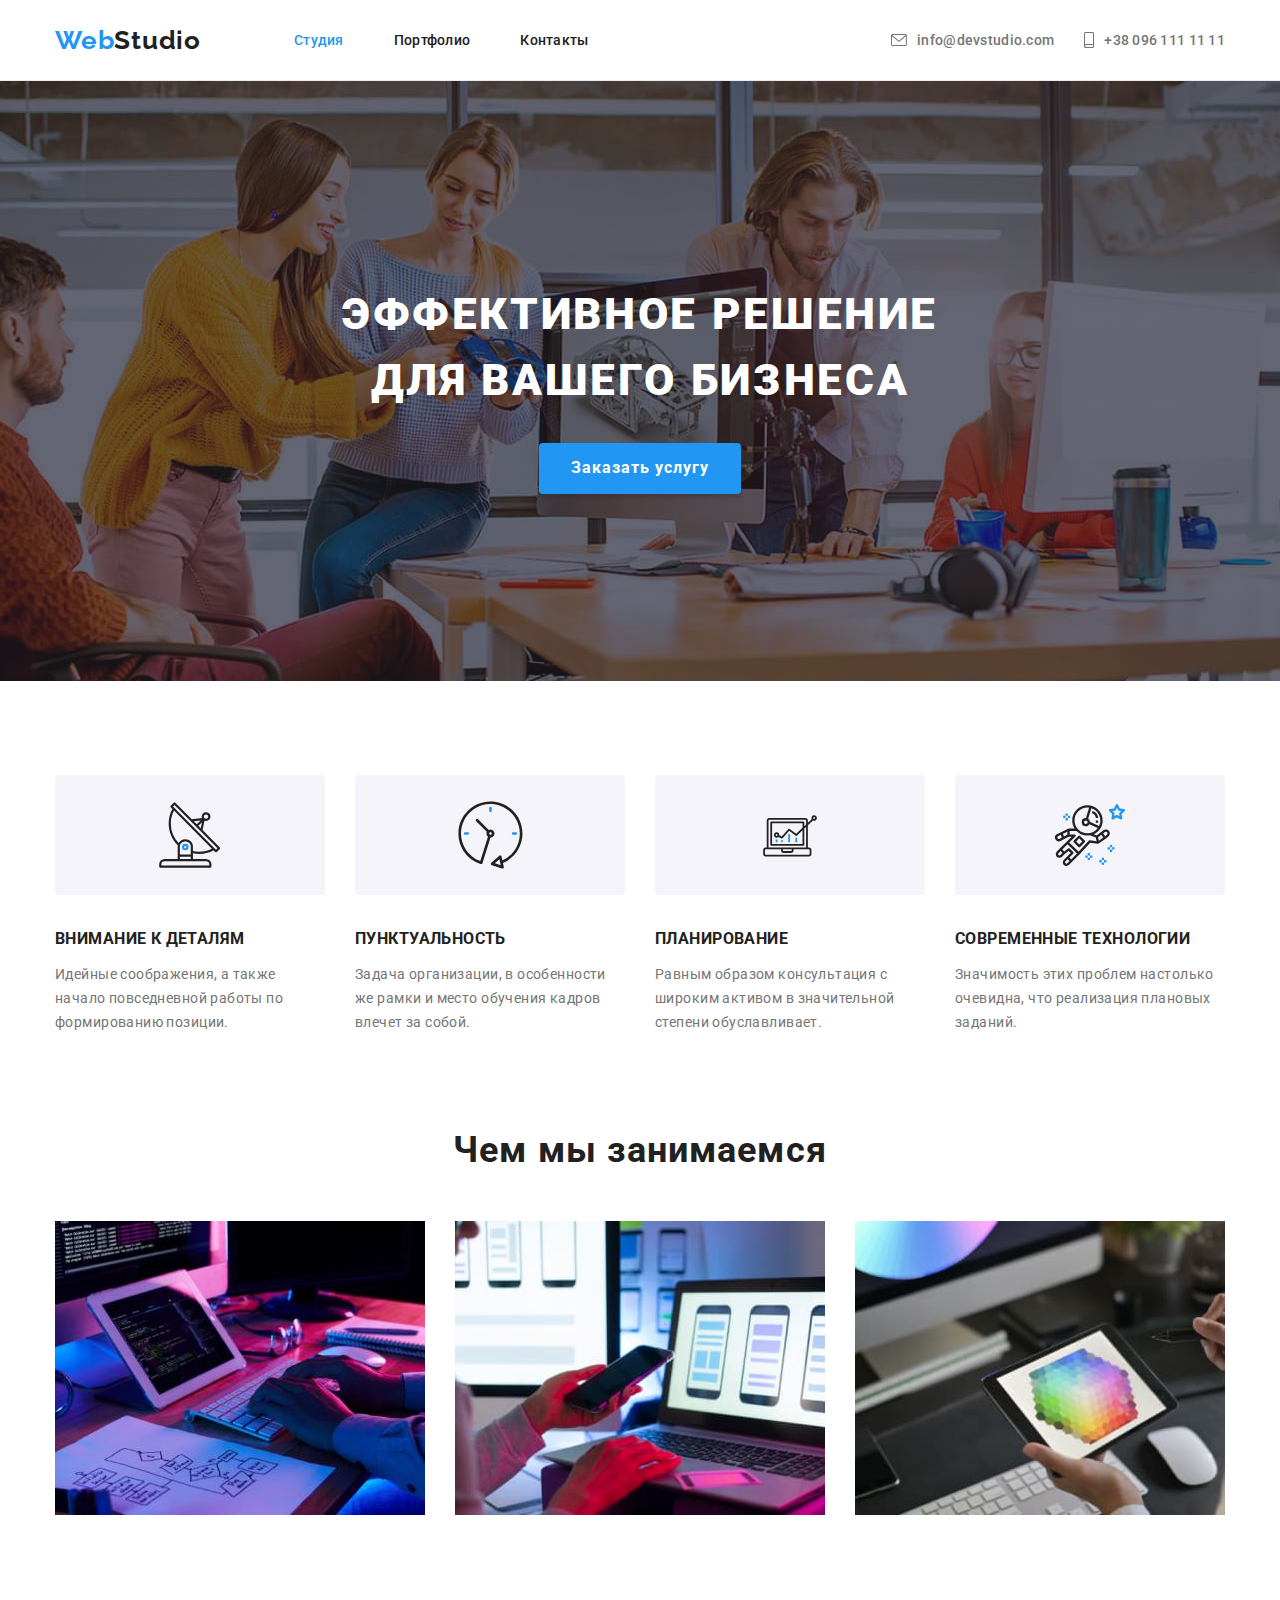
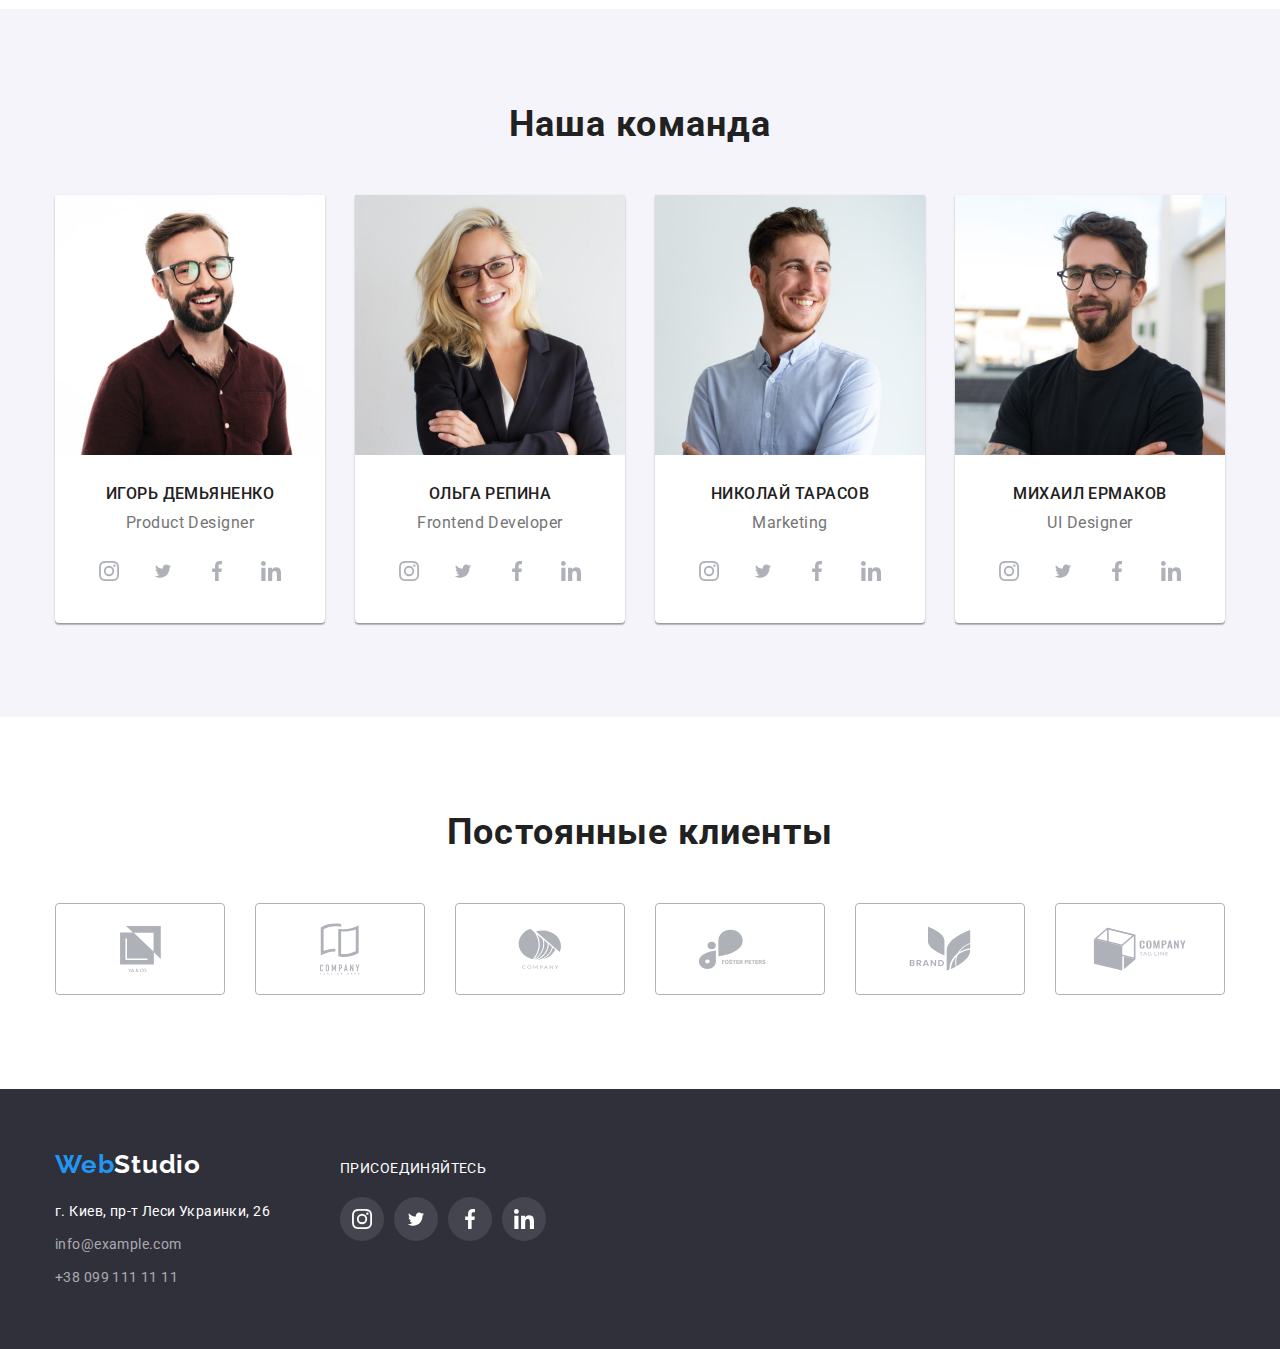
<file: index.html>
<!DOCTYPE html>
<html lang="ru">
  <head>
    <meta charset="UTF-8" />
    <meta http-equiv="X-UA-Compatible" content="IE=edge" />
    <meta name="viewport" content="width=device-width, initial-scale=1.0" />
    <title>WebStudio</title>
    <link
      href="https://fonts.googleapis.com/css2?family=Raleway:wght@700&family=Roboto:wght@400;500;700;900&display=swap"
      rel="stylesheet"
    />
    <link
      rel="stylesheet"
      href="https://cdnjs.cloudflare.com/ajax/libs/modern-normalize/0.6.0/modern-normalize.min.css"
    />
    <link rel="stylesheet" href="./css/styles.css" />
  </head>

  <body>
    <!--Шапка сайту-->
    <header class="header">
      <div class="container topline">
        <nav class="nav-topline">
          <!--Символ-->
          <a href="" class="logo link" lang="en"
            ><span class="logo-accent">Web</span>Studio</a
          >
          <ul class="site-nav list">
            <li class="item">
              <a href="index.html" class="link current">Студия</a>
            </li>
            <li class="item">
              <a href="portfolio.html" class="link">Портфолио</a>
            </li>
            <li class="item"><a href="" class="link">Контакты</a></li>
          </ul>
        </nav>
        <ul class="contact list">
          <li class="item">
            <a
              class="link contact-link"
              href="mailto:info@devstudio.com"
              target="_blank"
              rel="noopener nofollow noreferrer"
              aria-label="електронная почта"
            >
              <svg class="icon post">
                <use href="./images/symbol-defs.svg#icon-email"></use>
              </svg>
              info@devstudio.com
            </a>
          </li>
          <li class="item">
            <a
              class="link contact-link"
              href="tel:+380961111111"
              target="_blank"
              rel="noopener nofollow noreferrer"
              aria-label="номер телефона"
            >
              <svg class="icon tell">
                <use href="./images/symbol-defs.svg#icon-phone"></use></svg
              >+38 096 111 11 11
            </a>
          </li>
        </ul>
      </div>
    </header>
    <!--Головна частина сайту-->
    <main>
      <!--Голова-->
      <div class="hero">
        <div class="container">
          <h1 class="hero-title">ЭФФЕКТИВНОЕ РЕШЕНИЕ ДЛЯ ВАШЕГО БИЗНЕСА</h1>
          <!--Кнопка-->
          <button type="button" class="button">Заказать услугу</button>
        </div>
      </div>
      <!--Особливості-->
      <section class="section impotent">
        <div class="container">
          <h2 class="section-title visually-hidden">Наши особенности</h2>
          <ul class="list skill">
            <li class="item">
              <div class="icon-impotent">
                <svg class="antenna" width="65.32" height="70">
                  <use href="./images/symbol-defs.svg#icon-antenna"></use>
                </svg>
              </div>
              <h3 class="title">Внимание к деталям</h3>
              <p class="text">
                Идейные соображения, а также начало повседневной работы по
                формированию позиции.
              </p>
            </li>
            <li class="item">
              <div class="icon-impotent">
                <svg class="clock" width="66.96" height="70">
                  <use href="./images/symbol-defs.svg#icon-clock"></use>
                </svg>
              </div>
              <h3 class="title">Пунктуальность</h3>
              <p class="text">
                Задача организации, в особенности же рамки и место обучения
                кадров влечет за собой.
              </p>
            </li>
            <li class="item">
              <div class="icon-impotent">
                <svg class="diagram" width="70" height="53.69">
                  <use href="./images/symbol-defs.svg#icon-diagram"></use>
                </svg>
              </div>
              <h3 class="title">Планирование</h3>
              <p class="text">
                Равным образом консультация с широким активом в значительной
                степени обуславливает.
              </p>
            </li>
            <li class="item">
              <div class="icon-impotent">
                <svg class="astronaut" width="70" height="70">
                  <use href="./images/symbol-defs.svg#icon-astronaut"></use>
                </svg>
              </div>
              <h3 class="title">Современные технологии</h3>
              <p class="text">
                Значимость этих проблем настолько очевидна, что реализация
                плановых заданий.
              </p>
            </li>
          </ul>
        </div>
      </section>
      <!--Чим ми займаємося-->
      <section class="section works">
        <div class="container">
          <h2 class="section-title">Чем мы занимаемся</h2>
          <ul class="list activity">
            <li class="item">
              <a href=""
                ><img
                  class="card"
                  src="./images/img1.jpg"
                  alt="Компьютер"
                  width="370"
                  height="294"
              /></a>
            </li>
            <li class="item">
              <a href=""
                ><img
                  class="card"
                  src="./images/img2.jpg"
                  alt="Смартфон"
                  width="370"
                  height="294"
              /></a>
            </li>
            <li class="item">
              <a href=""
                ><img
                  class="card"
                  src="./images/img3.jpg"
                  alt="Планшет"
                  width="370"
                  height="294"
              /></a>
            </li>
          </ul>
        </div>
      </section>
      <!--Наша команда-->
      <section class="section comand">
        <div class="container">
          <h2 class="section-title">Наша команда</h2>
          <ul class="list people">
            <li class="comand-item">
              <div class="link">
                <img
                  class="card"
                  src="./images/pd.jpg"
                  alt="Игорь Демьяненко"
                  width="270"
                  height="260"
                />
                <div class="people-title">
                  <h3 class="title">Игорь Демьяненко</h3>
                  <p lang="en" class="profession">Product Designer</p>
                  <ul class="list social-contact">
                    <li class="item-contact">
                      <a
                        href=""
                        class="link link-contact"
                        aria-label="Компания"
                      >
                        <svg class="icon-contact" width="20" height="20">
                          <use
                            href="./images/symbol-defs.svg#icon-instagram"
                          ></use>
                        </svg>
                      </a>
                    </li>
                    <li class="item-contact">
                      <a
                        href=""
                        class="link link-contact"
                        aria-label="Компания"
                      >
                        <svg class="icon-contact" width="20" height="16.25">
                          <use
                            href="./images/symbol-defs.svg#icon-twitter"
                          ></use>
                        </svg>
                      </a>
                    </li>
                    <li class="item-contact">
                      <a
                        href=""
                        class="link link-contact"
                        aria-label="Компания"
                      >
                        <svg class="icon-contact" width="10" height="20">
                          <use
                            href="./images/symbol-defs.svg#icon-facebook"
                          ></use>
                        </svg>
                      </a>
                    </li>
                    <li class="item-contact">
                      <a
                        href=""
                        class="link link-contact"
                        aria-label="Компания"
                      >
                        <svg class="icon-contact" width="20" height="20">
                          <use
                            href="./images/symbol-defs.svg#icon-linkedin"
                          ></use>
                        </svg>
                      </a>
                    </li>
                  </ul>
                </div>
              </div>
            </li>
            <li class="comand-item">
              <div class="link">
                <img
                  class="card"
                  src="./images/fd.jpg"
                  alt="Ольга Репина"
                  width="270"
                  height="260"
                />
                <div class="people-title">
                  <h3 class="title">Ольга Репина</h3>
                  <p lang="en" class="profession">Frontend Developer</p>
                  <ul class="list social-contact">
                    <li class="item-contact">
                      <a href="" class="link link-contact" aria-label="Компания"
                        ><svg class="icon-contact" width="20" height="20">
                          <use
                            href="./images/symbol-defs.svg#icon-instagram"
                          ></use></svg
                      ></a>
                    </li>
                    <li class="item-contact">
                      <a href="" class="link link-contact" aria-label="Компания"
                        ><svg class="icon-contact" width="20" height="16.25">
                          <use
                            href="./images/symbol-defs.svg#icon-twitter"
                          ></use></svg
                      ></a>
                    </li>
                    <li class="item-contact">
                      <a href="" class="link link-contact" aria-label="Компания"
                        ><svg class="icon-contact" width="10" height="20">
                          <use
                            href="./images/symbol-defs.svg#icon-facebook"
                          ></use></svg
                      ></a>
                    </li>
                    <li class="item-contact">
                      <a href="" class="link link-contact" aria-label="Компания"
                        ><svg class="icon-contact" width="20" height="20">
                          <use
                            href="./images/symbol-defs.svg#icon-linkedin"
                          ></use></svg
                      ></a>
                    </li>
                  </ul>
                </div>
              </div>
            </li>
            <li class="comand-item">
              <div class="link">
                <img
                  class="card"
                  src="./images/m.jpg"
                  alt="Николай Тарасов"
                  width="270"
                  height="260"
                />
                <div class="people-title">
                  <h3 class="title">Николай Тарасов</h3>

                  <p lang="en" class="profession">Marketing</p>
                  <ul class="list social-contact">
                    <li class="item-contact">
                      <a href="" class="link link-contact" aria-label="Компания"
                        ><svg class="icon-contact" width="20" height="20">
                          <use
                            href="./images/symbol-defs.svg#icon-instagram"
                          ></use></svg
                      ></a>
                    </li>
                    <li class="item-contact">
                      <a href="" class="link link-contact" aria-label="Компания"
                        ><svg class="icon-contact" width="20" height="16.25">
                          <use
                            href="./images/symbol-defs.svg#icon-twitter"
                          ></use></svg
                      ></a>
                    </li>
                    <li class="item-contact">
                      <a href="" class="link link-contact" aria-label="Компания"
                        ><svg class="icon-contact" width="10" height="20">
                          <use
                            href="./images/symbol-defs.svg#icon-facebook"
                          ></use></svg
                      ></a>
                    </li>
                    <li class="item-contact">
                      <a href="" class="link link-contact" aria-label="Компания"
                        ><svg class="icon-contact" width="20" height="20">
                          <use
                            href="./images/symbol-defs.svg#icon-linkedin"
                          ></use></svg
                      ></a>
                    </li>
                  </ul>
                </div>
              </div>
            </li>
            <li class="comand-item">
              <div class="link">
                <img
                  class="card"
                  src="./images/ud.jpg"
                  alt="Михаил Ермаков"
                  width="270"
                  height="260"
                />
                <div class="people-title">
                  <h3 class="title">Михаил Ермаков</h3>

                  <p lang="en" class="profession">UI Designer</p>
                  <ul class="list social-contact">
                    <li class="item-contact">
                      <a href="" class="link link-contact" aria-label="Компания"
                        ><svg class="icon-contact" width="20" height="20">
                          <use
                            href="./images/symbol-defs.svg#icon-instagram"
                          ></use></svg
                      ></a>
                    </li>
                    <li class="item-contact">
                      <a href="" class="link link-contact" aria-label="Компания"
                        ><svg class="icon-contact" width="20" height="16.25">
                          <use
                            href="./images/symbol-defs.svg#icon-twitter"
                          ></use></svg
                      ></a>
                    </li>
                    <li class="item-contact">
                      <a href="" class="link link-contact" aria-label="Компания"
                        ><svg class="icon-contact" width="10" height="20">
                          <use
                            href="./images/symbol-defs.svg#icon-facebook"
                          ></use></svg
                      ></a>
                    </li>
                    <li class="item-contact">
                      <a href="" class="link link-contact" aria-label="Компания"
                        ><svg class="icon-contact" width="20" height="20">
                          <use
                            href="./images/symbol-defs.svg#icon-linkedin"
                          ></use></svg
                      ></a>
                    </li>
                  </ul>
                </div>
              </div>
            </li>
          </ul>
        </div>
      </section>
      <section class="section clients">
        <div class="container">
          <h2 class="section-title">Постоянные клиенты</h2>
          <ul class="list client">
            <li class="item-client">
              <a href="" class="link link-client" aria-label="Компания">
                <svg class="client-icon" width="41" height="46.7">
                  <use href="./images/symbol-defs.svg#icon-groupya"></use>
                </svg>
              </a>
            </li>
            <li class="item-client">
              <a href="" class="link link-client" aria-label="Компания">
                <svg class="client-icon" width="40" height="52">
                  <use href="./images/symbol-defs.svg#icon-groupbook"></use>
                </svg>
              </a>
            </li>
            <li class="item-client">
              <a href="" class="link link-client" aria-label="Компания">
                <svg class="client-icon" width="43.46" height="41.18">
                  <use href="./images/symbol-defs.svg#icon-grouplist"></use>
                </svg>
              </a>
            </li>
            <li class="item-client">
              <a href="" class="link link-client" aria-label="Компания">
                <svg class="client-icon" width="84.44" height="40.62">
                  <use href="./images/symbol-defs.svg#icon-groupforester"></use>
                </svg>
              </a>
            </li>
            <li class="item-client">
              <a href="" class="link link-client" aria-label="Компания">
                <svg class="client-icon" width="62.54" height="45.43">
                  <use href="./images/symbol-defs.svg#icon-groupbrand"></use>
                </svg>
              </a>
            </li>
            <li class="item-client">
              <a href="" class="link link-client" aria-label="Компания">
                <svg class="client-icon" width="93.79" height="43.93">
                  <use href="./images/symbol-defs.svg#icon-groupbox"></use>
                </svg>
              </a>
            </li>
          </ul>
        </div>
      </section>
    </main>
    <!--Футер-->
    <footer class="footer">
      <div class="container bottom">
        <!--Символ-->
        <div class="bottom-box">
          <a href="" class="logo white link" lang="en"
            ><span class="logo-accent">Web</span>Studio</a
          >
          <address>
            <ul class="list adress">
              <li class="item">
                <a
                  class="link post"
                  href=""
                  target="_blank"
                  rel="noopener nofollow noreferrer"
                >
                  г. Киев, пр-т Леси Украинки, 26
                </a>
              </li>
              <li class="item">
                <a
                  class="link"
                  href="mailto:info@example.com"
                  lang="en"
                  target="_blank"
                  rel="noopener nofollow noreferrer"
                  >info@example.com</a
                >
              </li>
              <li class="item">
                <a
                  class="link"
                  href="tel:+380991111111"
                  target="_blank"
                  rel="noopener nofollow noreferrer"
                  >+38 099 111 11 11</a
                >
              </li>
            </ul>
          </address>
        </div>
        <div class="contact-box bottom-box">
          <p class="text-footer">ПРИСОЕДИНЯЙТЕСЬ</p>
          <ul class="list social-contact">
            <li class="item-contact">
              <a
                href=""
                class="link link-contact footer-contact"
                aria-label="Компания"
                ><svg class="icon-contact" width="20" height="20">
                  <use
                    href="./images/symbol-defs.svg#icon-instagram"
                  ></use></svg
              ></a>
            </li>
            <li class="item-contact">
              <a
                href=""
                class="link link-contact footer-contact"
                aria-label="Компания"
                ><svg class="icon-contact" width="20" height="16.25">
                  <use href="./images/symbol-defs.svg#icon-twitter"></use></svg
              ></a>
            </li>
            <li class="item-contact">
              <a
                href=""
                class="link link-contact footer-contact"
                aria-label="Компания"
                ><svg class="icon-contact" width="10" height="20">
                  <use href="./images/symbol-defs.svg#icon-facebook"></use></svg
              ></a>
            </li>
            <li class="item-contact">
              <a
                href=""
                class="link link-contact footer-contact"
                aria-label="Компания"
                ><svg class="icon-contact" width="20" height="20">
                  <use href="./images/symbol-defs.svg#icon-linkedin"></use></svg
              ></a>
            </li>
          </ul>
        </div>
      </div>
    </footer>
  </body>
</html>
</file>
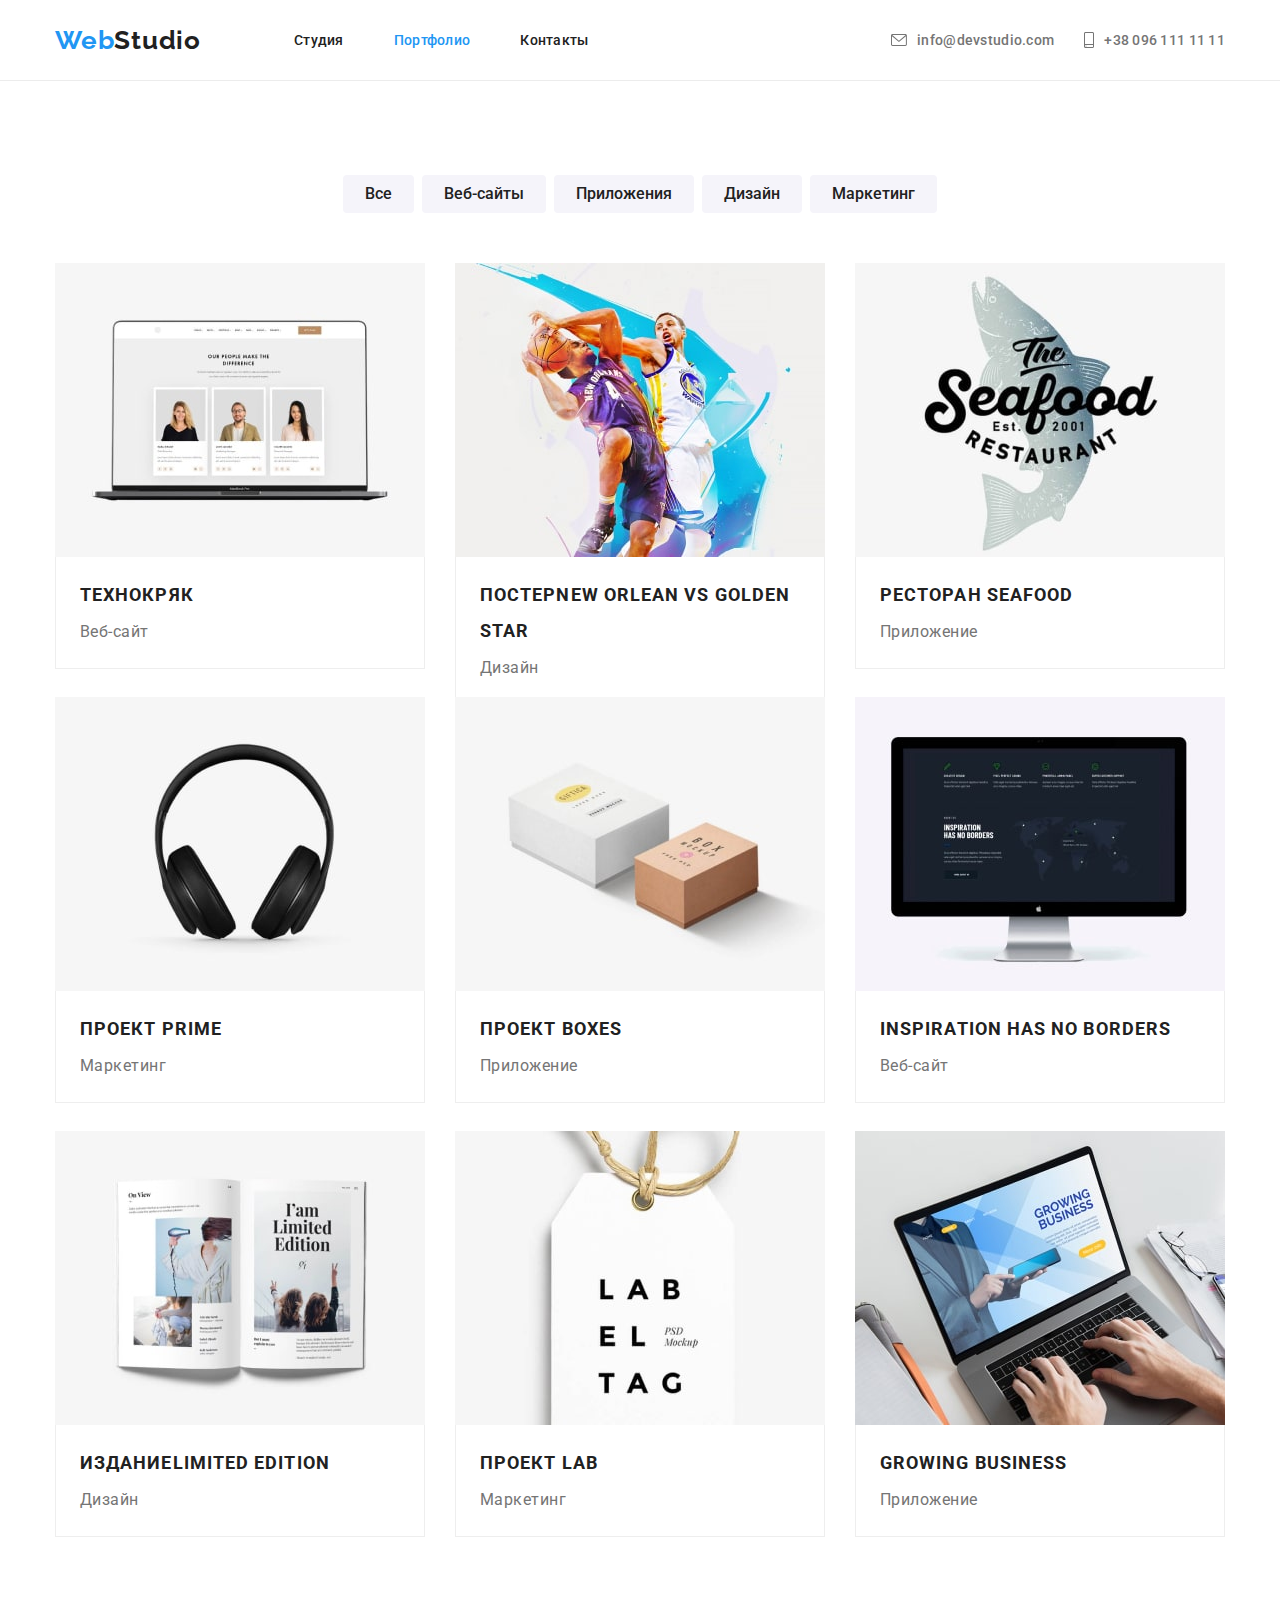
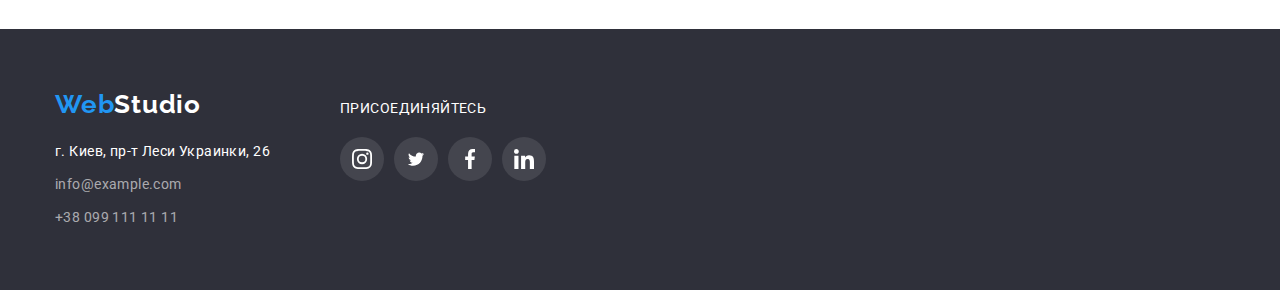
<file: portfolio.html>
<!DOCTYPE html>
<html lang="ru">
  <head>
    <meta charset="UTF-8" />
    <meta http-equiv="X-UA-Compatible" content="IE=edge" />
    <meta name="viewport" content="width=device-width, initial-scale=1.0" />
    <title>WebStudio</title>
    <link
      href="https://fonts.googleapis.com/css2?family=Raleway:wght@700&family=Roboto:wght@400;500;700;900&display=swap"
      rel="stylesheet"
    />
    <link
      rel="stylesheet"
      href="https://cdnjs.cloudflare.com/ajax/libs/modern-normalize/0.6.0/modern-normalize.min.css"
    />
    <link rel="stylesheet" href="./css/styles.css" />
  </head>

  <body>
    <!--Шапка сайту-->
    <header class="header">
      <div class="container topline">
        <nav class="nav-topline">
          <!--Символ-->
          <a href="" class="logo link" lang="en"
            ><span class="logo-accent">Web</span>Studio</a
          >
          <ul class="site-nav list">
            <li class="item">
              <a href="index.html" class="link">Студия</a>
            </li>
            <li class="item">
              <a href="portfolio.html" class="link current">Портфолио</a>
            </li>
            <li class="item"><a href="" class="link">Контакты</a></li>
          </ul>
        </nav>
        <ul class="contact list">
          <li class="item">
            <a
              class="link contact-link"
              href="mailto:info@devstudio.com"
              target="_blank"
              rel="noopener nofollow noreferrer"
              aria-label="електронная почта"
            >
              <svg class="icon post">
                <use href="./images/symbol-defs.svg#icon-email"></use>
              </svg>
              info@devstudio.com
            </a>
          </li>
          <li class="item">
            <a
              class="link contact-link"
              href="tel:+380961111111"
              target="_blank"
              rel="noopener nofollow noreferrer"
              aria-label="номер телефона"
            >
              <svg class="icon tell">
                <use href="./images/symbol-defs.svg#icon-phone"></use></svg
              >+38 096 111 11 11
            </a>
          </li>
        </ul>
      </div>
    </header>
    <!--Головна частина сайту-->
    <main>
      <section class="portfolio section">
        <div class="container">
          <h1 class="visually-hidden">Портфолио</h1>
          <ul class="filters list">
            <li class="item">
              <button type="button" class="filter">Все</button>
            </li>
            <li class="item">
              <button type="button" class="filter">Веб-сайты</button>
            </li>
            <li class="item">
              <button type="button" class="filter">Приложения</button>
            </li>
            <li class="item">
              <button type="button" class="filter">Дизайн</button>
            </li>
            <li class="item">
              <button type="button" class="filter">Маркетинг</button>
            </li>
          </ul>
          <ul class="list portfolio-workes">
            <li class="portfolio-item">
              <a href="" class="link portfolio-link">
                <img
                  class="card"
                  src="./images/tehno.jpg"
                  alt="веб-сайт техно"
                  width="370"
                  height="294"
                />
                <div class="title-work">
                  <h2 class="title">Технокряк</h2>
                  <p class="exampl">Веб-сайт</p>
                </div>
              </a>
            </li>
            <li class="portfolio-item">
              <a href="" class="link portfolio-link">
                <img
                  class="card"
                  src="./images/star.jpg"
                  alt="дизайн-постер супер звезды"
                  width="370"
                  height="294"
                />
                <div class="title-work">
                  <h2 class="title">
                    Постер<span lang="en">New Orlean vs Golden Star</span>
                  </h2>
                  <p class="exampl">Дизайн</p>
                </div>
              </a>
            </li>
            <li class="portfolio-item">
              <a href="" class="link portfolio-link">
                <img
                  class="card"
                  src="./images/seafood.jpg"
                  alt="ресторан-приложение морская еда"
                  width="370"
                  height="294"
                />
                <div class="title-work">
                  <h2 class="title">Ресторан <span lang="en">Seafood</span></h2>
                  <p class="exampl">Приложение</p>
                </div>
              </a>
            </li>
            <li class="portfolio-item">
              <a href="" class="link portfolio-link">
                <img
                  class="card"
                  src="./images/prime.jpg"
                  alt="маркетинг-проект премиум"
                  width="370"
                  height="294"
                />
                <div class="title-work">
                  <h2 class="title">Проект <span lang="en">Prime</span></h2>
                  <p class="exampl">Маркетинг</p>
                </div>
              </a>
            </li>
            <li class="portfolio-item">
              <a href="" class="link portfolio-link">
                <img
                  class="card"
                  src="./images/boxes.jpg"
                  alt="приложение коробочки"
                  width="370"
                  height="294"
                />
                <div class="title-work">
                  <h2 class="title">Проект <span lang="en">Boxes</span></h2>
                  <p class="exampl">Приложение</p>
                </div>
              </a>
            </li>
            <li class="portfolio-item">
              <a href="" class="link portfolio-link">
                <img
                  class="card"
                  src="./images/noboders.jpg"
                  alt="веб-сайт без границ"
                  width="370"
                  height="294"
                />
                <div class="title-work">
                  <h2 class="title" lang="en">Inspiration has no Borders</h2>
                  <p class="exampl">Веб-сайт</p>
                </div>
              </a>
            </li>
            <li class="portfolio-item">
              <a href="" class="link portfolio-link">
                <img
                  class="card"
                  src="./images/limited.jpg"
                  alt="ограниченное издание"
                  width="370"
                  height="294"
                />
                <div class="title-work">
                  <h2 class="title">
                    Издание<span lang="en">Limited Edition</span>
                  </h2>
                  <p class="exampl">Дизайн</p>
                </div>
              </a>
            </li>
            <li class="portfolio-item">
              <a href="" class="link portfolio-link">
                <img
                  class="card"
                  src="./images/lab.jpg"
                  alt="маркетинг-прект лаборатория"
                  width="370"
                  height="294"
                />
                <div class="title-work">
                  <h2 class="title">Проект<span lang="en"> LAB</span></h2>
                  <p class="exampl">Маркетинг</p>
                </div>
              </a>
            </li>
            <li class="portfolio-item">
              <a href="" class="link portfolio-link">
                <img
                  class="card"
                  src="./images/busines.jpg"
                  alt="приложение-развитие бизнеса"
                  width="370"
                  height="294"
                />
                <div class="title-work">
                  <h2 class="title" lang="en">Growing Business</h2>
                  <p class="exampl">Приложение</p>
                </div>
              </a>
            </li>
          </ul>
        </div>
      </section>
    </main>

    <!--Футер-->
    <footer class="footer">
      <div class="container bottom">
        <!--Символ-->
        <div class="bottom-box">
          <a href="" class="logo white link" lang="en"
            ><span class="logo-accent">Web</span>Studio</a
          >
          <address>
            <ul class="list adress">
              <li class="item">
                <a
                  class="link post"
                  href=""
                  target="_blank"
                  rel="noopener nofollow noreferrer"
                >
                  г. Киев, пр-т Леси Украинки, 26
                </a>
              </li>
              <li class="item">
                <a
                  class="link"
                  href="mailto:info@example.com"
                  lang="en"
                  target="_blank"
                  rel="noopener nofollow noreferrer"
                  >info@example.com</a
                >
              </li>
              <li class="item">
                <a
                  class="link"
                  href="tel:+380991111111"
                  target="_blank"
                  rel="noopener nofollow noreferrer"
                  >+38 099 111 11 11</a
                >
              </li>
            </ul>
          </address>
        </div>
        <div class="contact-box bottom-box">
          <p class="text-footer">ПРИСОЕДИНЯЙТЕСЬ</p>
          <ul class="list social-contact">
            <li class="item-contact">
              <a
                href=""
                class="link link-contact footer-contact"
                aria-label="Компания"
                ><svg class="icon-contact" width="20" height="20">
                  <use
                    href="./images/symbol-defs.svg#icon-instagram"
                  ></use></svg
              ></a>
            </li>
            <li class="item-contact">
              <a
                href=""
                class="link link-contact footer-contact"
                aria-label="Компания"
                ><svg class="icon-contact" width="20" height="16.25">
                  <use href="./images/symbol-defs.svg#icon-twitter"></use></svg
              ></a>
            </li>
            <li class="item-contact">
              <a
                href=""
                class="link link-contact footer-contact"
                aria-label="Компания"
                ><svg class="icon-contact" width="10" height="20">
                  <use href="./images/symbol-defs.svg#icon-facebook"></use></svg
              ></a>
            </li>
            <li class="item-contact">
              <a
                href=""
                class="link link-contact footer-contact"
                aria-label="Компания"
                ><svg class="icon-contact" width="20" height="20">
                  <use href="./images/symbol-defs.svg#icon-linkedin"></use></svg
              ></a>
            </li>
          </ul>
        </div>
      </div>
    </footer>
  </body>
</html>
</file>
<file: css/styles.css>
/* цвета */

/* цвет основного текста #757575 */
/* вторичный цвет текста  #212121 */
/* белый текст и фон #FFFFFF  */
/* акцент #2196F3 */
/* цвет фона шапки и футера #2F303A */
/*цвет фона секции наша команда и фона радиокнопок #F5F4FA */
/* цвет ховера кнопки заказать услугу #188CE8 */
/* цвет бордера topline #ECECEC */
/* цвет бордера картки порфолио #EEEEEE */
/* цвет кнопки секции клиент #AFB1B8*/

/*переменные*/

:root {
  --primary-text-color: #757575;
  --title-text-color: #212121;
  --accent-color: #2196f3;
  --primary-white-color: #ffffff;
  --head-footer-bgcolor: #2f303a;
  --secondary-bgcolor: #f5f4fa;
  --secondary-accent-color: #188ce8;
  --topline-color: #ececec;
  --boder-portfolio-color: #eeeeee;
  --client-color: #afb1b8;
}

/* общие */

body {
  font-family: 'Roboto', sans-serif;
  font-size: 14px;
  line-height: 1.71;
  text-decoration: none;
  letter-spacing: 0.03em;

  background-color: var(--primary-white-color);
  color: var(--primary-text-color);
}

.link {
  text-decoration-line: none;
}

.list {
  list-style: none;
  margin: 0;
  padding: 0;
}

.card {
  display: block;
  max-width: 100%;
  height: auto;
}

.section.impotent {
  padding-bottom: 94px;
  padding-top: 94px;
}
.section.works {
  padding-bottom: 94px;
}

.section.comand {
  padding-top: 94px;
  padding-bottom: 94px;
}

.section.portfolio {
  padding-top: 94px;
  padding-bottom: 94px;
}

.section.clients {
  padding-top: 94px;
  padding-bottom: 94px;
}

.hero {
  text-align: center;

  max-width: 1600px;
  height: 600px;
  padding-top: 200px;
  padding-bottom: 200px;
  margin-left: auto;
  margin-right: auto;

  background-image: linear-gradient(
      to right,
      rgba(47, 48, 58, 0.4),
      rgba(47, 48, 58, 0.4)
    ),
    url('../images/imgbg.jpg');
  background-color: #c4c4c4;

  background-repeat: no-repeat;
  background-position: center;
  background-size: cover;
}

.hero-title {
  width: 696px;
  color: var(--primary-white-color);

  font-weight: 900;
  font-size: 44px;
  line-height: 1.5;
  letter-spacing: 0.06em;

  text-transform: uppercase;

  margin: 0 auto 30px;
}

.section-title {
  color: var(--title-text-color);

  font-weight: 700;
  font-size: 36px;
  line-height: 1.17;
  text-align: center;
  letter-spacing: 0.03em;

  margin-top: 0;
  margin-bottom: 50px;
}

.title {
  color: var(--title-text-color);
  text-transform: uppercase;

  margin-top: 0;
  margin-bottom: 10px;
}
.portfolio-workes .title {
  margin-bottom: 4px;
}

.text {
  margin-top: 0;
  margin-bottom: 0;
}

.comand {
  background-color: var(--secondary-bgcolor);
}

/* скрытие текста*/

.visually-hidden {
  position: absolute;
  white-space: nowrap;
  width: 1px;
  height: 1px;
  overflow: hidden;
  border: 0;
  padding: 0;
  clip: rect(0 0 0 0);
  clip-path: inset(50%);
  margin: -1px;
}

/* контейнер */

.container {
  margin-left: auto;
  margin-right: auto;
  width: 1200px;
  padding-left: 15px;
  padding-right: 15px;
}

/* логотип */

.logo {
  font-family: 'Raleway', sans-serif;
  font-weight: 700;
  font-size: 26px;
  line-height: 1.18;
  text-align: left;
  letter-spacing: 0.03em;

  color: var(--title-text-color);
}

.logo.white {
  display: block;
  margin-bottom: 20px;

  color: var(--primary-white-color);
}

.logo-accent {
  color: var(--accent-color);
}

/* Хедер */

.header {
  border-bottom: 1px solid var(--topline-color);
}

.container.topline {
  display: flex;
  align-items: center;
}

.site-nav {
  display: flex;
  align-items: center;
  margin-left: 93px;
}

.site-nav .item:not(:first-child) {
  margin-left: 50px;
}

.nav-topline {
  display: flex;
  align-items: center;
}

.site-nav .link {
  display: block;
  padding-top: 32px;
  padding-bottom: 32px;

  color: var(--title-text-color);

  font-weight: 500;
  font-size: 14px;
  line-height: 1.17;
  text-align: left;
  letter-spacing: 0.02em;
}

.site-nav .link:hover,
.site-nav .link:focus {
  color: var(--accent-color);
}

.site-nav .link.current {
  color: var(--accent-color);
}

.contact {
  display: flex;
  margin-left: auto;
  align-items: center;
}

.contact .item + .item {
  margin-left: 30px;
}

.contact-link .icon {
  display: inline-block;
  margin-right: 10px;
  fill: currentColor;
}

.icon.post {
  width: 16px;
  height: 12px;
}

.icon.tell {
  width: 10px;
  height: 16px;
}

.contact.list .link {
  display: flex;
  align-items: center;
  padding-top: 32px;
  padding-bottom: 32px;

  color: var(--primary-text-color);

  font-weight: 500;
  font-size: 14px;
  line-height: 1.17;
  letter-spacing: 0.02em;
}

.contact .link:hover,
.contact .link:focus {
  color: var(--accent-color);
}

/* кнопка */

.button {
  color: var(--primary-white-color);
  background-color: var(--accent-color);

  cursor: pointer;
  font-family: 'Roboto', sans-serif;
  font-weight: 700;
  font-size: 16px;
  line-height: 1.9;
  text-align: center;
  vertical-align: center;
  letter-spacing: 0.06em;

  display: inline-block;
  min-width: 200px;
  padding: 10px 32px;
  box-shadow: 0px 4px 4px rgba(0, 0, 0, 0.15);
  border-radius: 4px;
  border: 0;
}

.button:hover,
.dutton:focus {
  background-color: var(--secondary-accent-color);
}

/* наши особенности */

.icon-impotent {
  display: flex;
  align-items: center;
  justify-content: center;

  background-color: #f5f4fa;
  border-radius: 4px;
  margin-bottom: 30px;
  height: 120px;
}

.list.skill > .title {
  font-weight: 700;
  font-size: 14px;
  line-height: 1.17;
  text-align: left;
  letter-spacing: 0.03em;
}

.list.skill {
  display: flex;
}

.list.skill .item:not(:last-child) {
  margin-right: 30px;
}
.list.skill .item {
  width: 270px;
}

/*чем мы занимаемся */

.list.activity {
  display: flex;
}

.list.activity .item:not(:last-child) {
  margin-right: 30px;
}

/* наша команда */

.people {
  display: flex;
}

.people-title {
  padding-top: 30px;
  padding-bottom: 30px;
}

.people .comand-item:not(:last-child) {
  margin-right: 30px;
}

.people .title {
  font-weight: 500;
  font-size: 16px;
  line-height: 1.17;
  text-align: center;
  letter-spacing: 0.03em;
}
.profession {
  color: var(--primary-text-color);

  font-size: 16px;
  line-height: 1.17;
  text-align: center;
  letter-spacing: 0.03em;

  margin: 0px 0px 16px;
}

.comand-item {
  width: 270px;

  background: var(--primary-white-color);

  box-shadow: 0px 1px 3px rgba(0, 0, 0, 0.12), 0px 1px 1px rgba(0, 0, 0, 0.14),
    0px 2px 1px rgba(0, 0, 0, 0.2);
  border-radius: 0px 0px 4px 4px;
}

.social-contact {
  display: flex;
  justify-content: center;
}

.social-contact .item-contact:not(:last-child) {
  margin-right: 10px;
}

.link-contact {
  display: flex;
  align-items: center;
  justify-content: center;

  border-radius: 50%;
  width: 44px;
  height: 44px;
  color: var(--client-color);
}

.link-contact:hover,
.link-contact:focus {
  background-color: var(--accent-color);
  color: var(--primary-white-color);
}
.icon-contact {
  fill: currentColor;
}

/* Постоянные клиенты */

.client {
  display: flex;
}

.client .item-client:not(:last-child) {
  margin-right: 30px;
  padding-bottom: 0;
}

.link-client {
  display: flex;
  align-items: center;
  justify-content: center;

  border: 1px solid var(--client-color);
  border-radius: 4px;
  width: 170px;
  height: 92px;
  color: var(--client-color);
}

.link-client:hover,
.link-client:focus {
  border: 1px solid var(--accent-color);
  color: var(--accent-color);
}
.client-icon {
  fill: currentColor;
}

/* портфолио */

.title-work {
  padding: 20px 24px;

  border-bottom: 1px solid var(--boder-portfolio-color);
  border-left: 1px solid var(--boder-portfolio-color);
  border-right: 1px solid var(--boder-portfolio-color);

  background-color: var(--primary-white-color);
}
.portfolio-item {
  width: 370px;
  height: 404px;
}

.filters.list {
  display: flex;
  justify-content: center;

  margin-bottom: 50px;
}

.filters.list > .item:nth-child(n + 2) {
  margin-left: 8px;
}

.filter {
  font-family: 'Roboto', sans-serif;
  cursor: pointer;

  font-weight: 500;
  font-size: 16px;
  line-height: 1.63;
  text-align: center;
  letter-spacing: 0.03;

  color: var(--title-text-color);
  background-color: var(--secondary-bgcolor);

  display: inline-block;
  padding: 6px 22px;
  border-radius: 4px;
  border: 0;
}

.filter:hover,
.filter:focus {
  color: var(--primary-white-color);
  background-color: var(--accent-color);

  box-shadow: 0px 3px 1px rgba(0, 0, 0, 0.1), 0px 1px 2px rgba(0, 0, 0, 0.08),
    0px 2px 2px rgba(0, 0, 0, 0.12);
}

.portfolio-workes .title {
  font-weight: 700;
  font-size: 18px;
  line-height: 2;
  text-align: left;
  letter-spacing: 0.06em;
}

.portfolio-workes {
  list-style: none;

  display: flex;
  flex-wrap: wrap;
}

.portfolio-item:nth-child(3n) {
  margin-right: 0;
}

.portfolio-item:nth-last-child(-n + 3) {
  margin-bottom: 0;
}

.portfolio-item {
  width: calc((100% - 60px) / 3);
  margin-right: 30px;
  margin-bottom: 30px;
}

.portfolio-item .exampl {
  color: var(--primary-text-color);

  font-size: 16px;
  line-height: 1.9;
  text-align: left;
  letter-spacing: 0.03em;

  margin: 0;
}

.link.portfolio-link {
  display: block;
}

.link.portfolio-link:hover,
.link.portfolio-link:focus {
  box-shadow: 0px 1px 1px rgba(0, 0, 0, 0.12), 0px 4px 4px rgba(0, 0, 0, 0.06),
    1px 4px 6px rgba(0, 0, 0, 0.16);
}

/*футер*/

.footer {
  background-color: var(--head-footer-bgcolor);
  padding-top: 60px;
  padding-bottom: 60px;
}

.adress .item:not(:last-child) {
  margin-bottom: 9px;
}

.adress .link.post {
  color: var(--primary-white-color);

  font-size: 14px;
  line-height: 1.7;
  text-align: left;
  letter-spacing: 0.03em;
}

.adress .link {
  color: rgba(255, 255, 255, 0.6);
  font-style: normal;
}

.adress .link:hover,
.adress .link:focus,
.adress .link.post:hover,
.address .link.post:focus {
  color: var(--accent-color);
}

.text-footer {
  text-transform: uppercase;
  color: var(--primary-white-color);

  font-style: 700;
  font-size: 14px;
  line-height: 1.14;
  letter-spacing: 0.03em;
  margin: 0 0 20px;
}

.link-contact.footer-contact {
  color: var(--primary-white-color);
  background-color: rgba(255, 255, 255, 0.1);
}

.link-contact.footer-contact:hover,
.link-contact.footer-contact:focus {
  background-color: var(--accent-color);
}

.contact-box {
  width: 206px;
  height: 80px;
}

.container.bottom {
  display: flex;
  align-items: baseline;
}

.container.bottom .bottom-box:not(:last-child) {
  margin-right: 70px;
}
</file>
